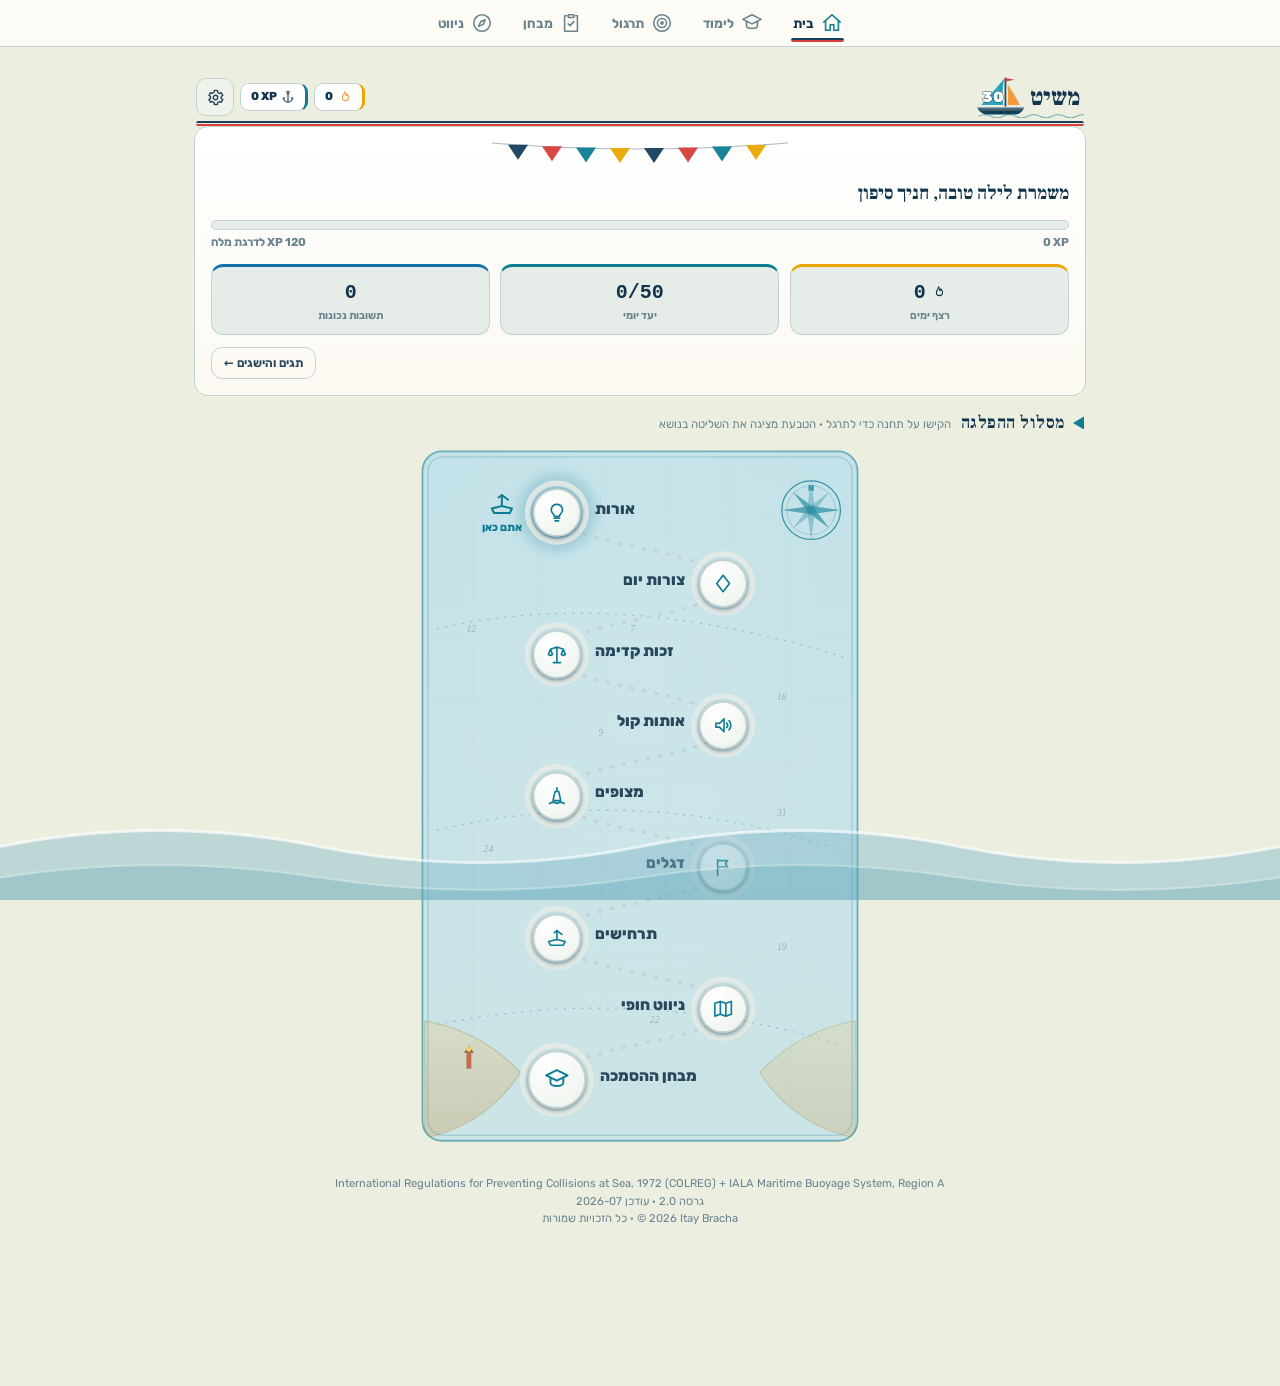
<file: index.html>
<!doctype html>
<html lang="he" dir="rtl" data-theme="ocean">
<head>
<meta charset="utf-8">
<meta name="viewport" content="width=device-width, initial-scale=1, viewport-fit=cover">
<meta name="theme-color" content="#081521">
<meta name="apple-mobile-web-app-capable" content="yes">
<meta name="mobile-web-app-capable" content="yes">
<meta name="apple-mobile-web-app-status-bar-style" content="black-translucent">
<meta name="apple-mobile-web-app-title" content="משיט 30">
<title>משיט 30 — לומדת ההסמכה</title>
<meta name="author" content="Itay Bracha">
<meta name="copyright" content="© 2026 Itay Bracha">
<link rel="manifest" href="manifest.webmanifest">
<link rel="preload" href="fonts/rubik-hebrew.woff2" as="font" type="font/woff2" crossorigin>
<link rel="preload" href="fonts/rubik-latin.woff2" as="font" type="font/woff2" crossorigin>
<link rel="preload" href="fonts/frl-hebrew.woff2" as="font" type="font/woff2" crossorigin>
<link rel="stylesheet" href="css/app.css">
<link rel="icon" href="data:image/svg+xml,%3Csvg xmlns='http://www.w3.org/2000/svg' viewBox='0 0 64 64'%3E%3Crect width='64' height='64' rx='14' fill='%23081521'/%3E%3Ccircle cx='32' cy='32' r='20' fill='none' stroke='%23D9A441' stroke-width='2.5'/%3E%3Cpolygon points='32,12 37,32 32,52 27,32' fill='%23ff3b30'/%3E%3Cpolygon points='32,12 27,32 32,32' fill='%23fff4d6'/%3E%3Cpolygon points='12,32 32,27 52,32 32,37' fill='%2322d07a' opacity='.85'/%3E%3C/svg%3E">
<link rel="apple-touch-icon" href="apple-touch-icon.png">
</head>
<body>

<div class="waves" aria-hidden="true">
  <!-- הגל מחזורי בדיוק (מחזור 360, רוחב 1440): הזזה של 50% נוחתת על תבנית זהה — לולאה חלקה -->
  <svg viewBox="0 0 1440 110" preserveAspectRatio="none">
    <path d="M0,58 c60,-18 120,-18 180,0 c60,18 120,18 180,0 c60,-18 120,-18 180,0 c60,18 120,18 180,0 c60,-18 120,-18 180,0 c60,18 120,18 180,0 c60,-18 120,-18 180,0 c60,18 120,18 180,0 L1440,110 L0,110 Z"
      fill="var(--water-line)" opacity=".55"/>
    <path d="M0,58 c60,-18 120,-18 180,0 c60,18 120,18 180,0 c60,-18 120,-18 180,0 c60,18 120,18 180,0 c60,-18 120,-18 180,0 c60,18 120,18 180,0 c60,-18 120,-18 180,0 c60,18 120,18 180,0"
      fill="none" stroke="rgba(255,255,255,.75)" stroke-width="2.5"/>
  </svg>
  <svg class="w2" viewBox="0 0 1440 110" preserveAspectRatio="none">
    <path d="M0,74 c60,-14 120,-14 180,0 c60,14 120,14 180,0 c60,-14 120,-14 180,0 c60,14 120,14 180,0 c60,-14 120,-14 180,0 c60,14 120,14 180,0 c60,-14 120,-14 180,0 c60,14 120,14 180,0 L1440,110 L0,110 Z"
      fill="var(--brass)" opacity=".35"/>
    <path d="M0,74 c60,-14 120,-14 180,0 c60,14 120,14 180,0 c60,-14 120,-14 180,0 c60,14 120,14 180,0 c60,-14 120,-14 180,0 c60,14 120,14 180,0 c60,-14 120,-14 180,0 c60,14 120,14 180,0"
      fill="none" stroke="rgba(255,255,255,.5)" stroke-width="1.8"/>
  </svg>
  <!-- מפרשית קטנה שחוצה את המסך על הגלים, מדי פעם -->
  <div class="saildrift" id="sailDrift" aria-hidden="true">
    <div class="fw">
      <svg class="bob" viewBox="0 0 64 56" width="50" height="44">
        <path d="M7,42 L57,42 L48,52 L15,52 Z" fill="#16405e" stroke="#0c2233" stroke-width="1"/>
        <line x1="31" y1="5" x2="31" y2="42" stroke="#5b4a2e" stroke-width="2"/>
        <path d="M31,7 Q29,26 31,38 L11,38 Q22,24 31,7 Z" fill="#fdfcf5" stroke="#c2ccce" stroke-width="1"/>
        <path d="M34,13 Q35,27 34,38 L52,38 Q42,25 34,13 Z" fill="#f2ecd8" stroke="#c2ccce" stroke-width="1"/>
        <path d="M31,5 l9,3.2 -9,3.2 Z" fill="#d6403a"/>
      </svg>
    </div>
  </div>
</div>

<nav class="tabs" id="tabs" role="tablist"></nav>

<div class="wrap">
  <header class="app">
    <div class="brand">
      <svg class="logo" viewBox="46 0 122 48" aria-label="משיט 30" role="img">
        <!-- סמל: מפרש נושא את המספר 30 כמו מספר-מפרש במרוץ, צמוד לכיתוב -->
        <g class="logo-boat">
          <!-- מיתרי תורן (rigging) — טורקיז הסימולציה -->
          <line x1="78.5" y1="3.5" x2="51.5" y2="33" stroke="#2aa7bd" stroke-width=".7" opacity=".45"/>
          <line x1="78.5" y1="3.5" x2="95" y2="33" stroke="#2aa7bd" stroke-width=".7" opacity=".3"/>
          <!-- מפרש ראשי (טורקיז = כלי א׳ בסימולציה) נושא את המספר 30 -->
          <path d="M77,3 Q74,20 76,33 L51,33 Q65,17 77,3 Z" fill="#2aa7bd"/>
          <path d="M73.5,8 Q70.5,20 72.5,32" fill="none" stroke="#06283d" stroke-width=".5" opacity=".25"/>
          <!-- מפרש חרטום (כתום = כלי ב׳ בסימולציה) -->
          <path d="M81,10 Q82,23 81,33 L95,33 Q88,20 81,10 Z" fill="#f0932b" opacity=".92"/>
          <!-- תורן + נס אדום בראשו -->
          <line x1="78.5" y1="2" x2="78.5" y2="35" stroke="var(--parchment)" stroke-width="2" opacity=".9"/>
          <path d="M78.5,2.4 L89,4.3 L78.5,6.2 Z" fill="#d6403a"/>
          <!-- גוף הכלי: כחול הים של הלוח, פס דופן זהב וצוהרים -->
          <path d="M46,36 L100,36 Q97,43 91,44 L56,44 Q49,42 46,36 Z" fill="#0d425f"/>
          <path d="M46,36 L100,36 L99,37.9 L47,37.9 Z" fill="rgba(255,255,255,.28)"/>
          <path d="M50,39 L96,39" stroke="#d9a441" stroke-width=".8" opacity=".65"/>
          <circle cx="64" cy="41" r="1.1" fill="#06283d"/><circle cx="73" cy="41" r="1.1" fill="#06283d"/><circle cx="82" cy="41" r="1.1" fill="#06283d"/>
          <text x="64.5" y="30" text-anchor="middle" font-size="17" font-weight="900"
            fill="#ffffff" stroke="#0c2233" stroke-width=".8" paint-order="stroke"
            style="font-family:var(--font)">30</text>
        </g>
        <text x="164" y="33" text-anchor="start" font-size="28" font-weight="800"
          fill="var(--parchment)" style="font-family:var(--display);direction:rtl">משיט</text>
        <path d="M48,46 q7,-3.5 14,0 t14,0 t14,0 t14,0 t14,0 t14,0 t14,0 t14,0 t14,0" fill="none"
          stroke="var(--brass)" stroke-width="1.4" opacity=".5"/>
      </svg>
    </div>
    <div class="hgrow"></div>
    <div class="hud" id="hud"></div>
  </header>

  <div id="subnav"></div>
  <main id="view" role="main"></main>

  <footer class="app" id="footer"></footer>
</div>

<div class="sheet-back" id="sheetBack"></div>
<div class="sheet" id="sheet" role="dialog" aria-modal="true" aria-labelledby="sheetTitle">
  <button class="close" id="sheetClose" aria-label="סגירה">✕</button>
  <div class="grip"></div>
  <h3 id="sheetTitle"></h3>
  <div id="sheetBody"></div>
</div>

<div id="toasts" aria-live="polite"></div>
<canvas id="confetti" aria-hidden="true"></canvas>

<script src="rules.js"></script>
<script src="js/data/exam-bank.js"></script>
<script src="js/data/figures.js"></script>
<script src="js/data/figures-img.js"></script>
<script src="js/data/vessel-figures.js"></script>
<script src="js/data/navdata.js"></script>
<script src="js/core.js"></script>
<script src="js/update.js"></script>
<script src="js/draw.js"></script>
<script src="js/views/home.js"></script>
<script src="js/views/boat3d.js"></script>
<script src="js/views/marks.js"></script>
<script src="js/views/sounds.js"></script>
<script src="js/views/flags.js"></script>
<script src="js/views/quiz.js"></script>
<script src="js/views/scenarios.js"></script>
<script src="js/views/review.js"></script>
<script src="js/views/exam.js"></script>
<script src="js/views/nav.js"></script>
<script>App.start();</script>
</body>
</html>
</file>
<file: css/app.css>
/* ============================================================================
   ימאות — עיצוב ראשי. שלוש ערכות נושא: ocean (כהה), paper (מפה בהירה),
   night (משמרת לילה — אדום, שומר ראיית לילה).
   ========================================================================== */

/* גופנים (SIL Open Font License) — מוטמעים מקומית לעבודה לא-מקוונת.
   Rubik — גוף/ממשק (מעוגל וחם); Suez One — כותרות (תצוגה, אופי של כרזת ים). */
@font-face{
  font-family:'Rubik'; font-style:normal; font-weight:300 900; font-display:swap;
  src:url('../fonts/rubik-hebrew.woff2') format('woff2');
  unicode-range:U+0307-0308,U+0590-05FF,U+200C-2010,U+20AA,U+25CC,U+FB1D-FB4F;
}
@font-face{
  font-family:'Rubik'; font-style:normal; font-weight:300 900; font-display:swap;
  src:url('../fonts/rubik-latin.woff2') format('woff2');
}
@font-face{
  font-family:'Frank Ruhl Libre'; font-style:normal; font-weight:300 900; font-display:swap;
  src:url('../fonts/frl-hebrew.woff2') format('woff2');
  unicode-range:U+0307-0308,U+0590-05FF,U+200C-2010,U+20AA,U+25CC,U+FB1D-FB4F;
}
@font-face{
  font-family:'Frank Ruhl Libre'; font-style:normal; font-weight:300 900; font-display:swap;
  src:url('../fonts/frl-latin.woff2') format('woff2');
}

/* זהות אחת — "רגטה" — בשני מצבים: כהה (ocean) ובהיר (paper).
   אותה משפחת צבעים: נייבי עמוק, טורקיז-ים, אדום-איתות, קצף וחול. */
:root, [data-theme="ocean"]{
  --abyss:#071522; --sea:#0d2231; --sea2:#122c3f; --sea3:#173649;
  --line:#24465c; --brass:#2fb3c9; --brass-dim:#1e7f91; --brass-ink:#04222a;
  --parchment:#eaf3f2; --ink:#c8dbe2; --ink-dim:#7f9aa6;
  --port:#ff5147; --stbd:#2fd58a; --whitelight:#fff4d6; --yellow:#ffcf4d;
  --good:#2fd58a; --good-bg:rgba(47,213,138,.13); --bad:#ff5147; --bad-bg:rgba(255,81,71,.12);
  --info:#4aa3ff; --focus:#2fb3c9;
  --card-grad:linear-gradient(180deg,#122c3f,#0d2231);
  --bg:repeating-linear-gradient(90deg, rgba(150,200,230,.045) 0 1px, transparent 1px 64px),
       repeating-linear-gradient(0deg, rgba(150,200,230,.045) 0 1px, transparent 1px 64px),
       radial-gradient(62% 44% at 84% -8%, rgba(150,200,235,.22), transparent 60%),
       linear-gradient(180deg,#071522 0%,#0d2536 55%,#0c2030 100%);
  --stage-bg:#04101d; --water:#06283d; --water-line:#0e3a55;
  --tabbar-bg:rgba(7,20,32,.92); --sheet-shadow:0 -10px 40px rgba(0,0,0,.5);
  --scnA:#35b9cf; --scnB:#f5a13d;
  --rib1:#2fb3c9; --rib2:#ff5147;
  --bg-solid:#0b2233;
  --r:14px; --maxw:920px;
  --font: "Rubik",system-ui,-apple-system,"Segoe UI","Helvetica Neue","Arial Hebrew","Noto Sans Hebrew",Arial,sans-serif;
  --display: "Frank Ruhl Libre","Rubik","Arial Hebrew",serif;
  --mono: ui-monospace,"SF Mono","Cascadia Mono","Consolas",monospace;
}
/* "רגטה" — קיץ ים-תיכוני: לבן-קצף, נייבי עמוק, טורקיז-ים ואדום-איתות */
[data-theme="paper"]{
  --abyss:#e6ece7; --sea:#fdfbf4; --sea2:#ffffff; --sea3:#eef3ec;
  --line:#c4d2d3; --brass:#0e7d94; --brass-dim:#79aeb9; --brass-ink:#ffffff;
  --parchment:#12354d; --ink:#28465c; --ink-dim:#69838f;
  --port:#d6403a; --stbd:#0e8a50; --whitelight:#16405e; --yellow:#e8a800;
  --good:#0e8a50; --good-bg:rgba(14,138,80,.10); --bad:#d6403a; --bad-bg:rgba(214,64,58,.08);
  --info:#1273a8; --focus:#0e7d94;
  --card-grad:linear-gradient(180deg,#ffffff,#fbf9f1);
  /* רקע "יום קיץ בחוף": רשת מפה עדינה, שמש זורחת, שמיים → קצף → חול חם */
  --bg:repeating-linear-gradient(90deg, rgba(18,53,77,.055) 0 1px, transparent 1px 64px),
       repeating-linear-gradient(0deg, rgba(18,53,77,.055) 0 1px, transparent 1px 64px),
       radial-gradient(70% 48% at 84% -10%, rgba(255,186,70,.55), rgba(255,186,70,.12) 45%, transparent 65%),
       radial-gradient(120% 34% at 50% 108%, rgba(224,200,140,.65), transparent 70%),
       linear-gradient(180deg,#b9e0ea 0%,#eef0df 44%,#ecdfbd 78%,#e4d3a8 100%);
  --stage-bg:#0a1c2c; --water:#bfe0e8; --water-line:#7fb8c9;
  --tabbar-bg:rgba(253,252,246,.94); --sheet-shadow:0 -10px 40px rgba(30,60,80,.18);
  --scnA:#0e7d94; --scnB:#b06905;
  --rib1:#16405e; --rib2:#d6403a;
  --bg-solid:#ecefe0;
}

*{box-sizing:border-box}
html,body{margin:0;padding:0;background:var(--bg-solid)}
html{scroll-behavior:smooth}
::selection{background:var(--brass);color:var(--brass-ink)}
nav.tabs,.subnav,.btn,.chip,.iconbtn,.seg,.opt,.quick,.tile,.hud{-webkit-user-select:none;user-select:none;-webkit-touch-callout:none}
.ic{vertical-align:-3px;flex:0 0 auto}
body{
  color:var(--ink); font-family:var(--font); line-height:1.55;
  -webkit-text-size-adjust:100%; overflow-x:hidden;
  -webkit-tap-highlight-color:transparent;
}
/* הרקע מצויר על שכבה קבועה אמיתית — background-attachment:fixed שבור בניידים
   (מציג פסים לבנים בזמן גלילה שמתמלאים באיחור) */
body::before{content:"";position:fixed;inset:0;z-index:-1;background:var(--bg)}
.wrap{max-width:var(--maxw);margin:0 auto;padding:0 14px;
  padding-top:calc(60px + env(safe-area-inset-top,0px));
  padding-bottom:80px;}
/* גיליון פתוח → נועלים את גלילת הרקע (לא ניתן לגלול את מה שמאחורי החלון) */
body.sheet-open{overflow:hidden}
body.sheet-open .wrap{overflow:hidden}
/* שורת רמז דקה במקום כותרת כפולה במסכי‑משנה (סרגל ה"חזרה" כבר מציג את שם המסך) */
.screen-hint{font-size:.74rem;color:var(--ink-dim);text-align:center;margin:1px 2px 8px;font-weight:600}
a{color:var(--brass)}
button{touch-action:manipulation}

/* ---------- animated waves backdrop ----------
   חשוב: left:0 מפורש — בדף RTL אלמנט מוחלט ברוחב 200% נצמד לימין,
   וההזזה חושפת קצה "חתוך". העוגן השמאלי + נתיב מחזורי = לולאה חלקה. */
/* קו המים בתחתית: שתי שכבות גלים + קצף, מעל התוכן בכל המסכים
   (z-30: מעל הדף, מתחת לסרגל/גיליונות/טוסטים; שקוף למגע) */
.waves{position:fixed;left:0;right:0;bottom:0;
  height:96px;z-index:30;pointer-events:none;opacity:.8;overflow:hidden}
.waves > svg{position:absolute;left:0;bottom:-8px;width:200%;height:100%;animation:waveslide 18s linear infinite}
.waves > svg.w2{animation:waveslide2 26s linear infinite;opacity:.6;bottom:-20px}
@keyframes waveslide{from{transform:translateX(0)}to{transform:translateX(-50%)}}
@keyframes waveslide2{from{transform:translateX(-50%)}to{transform:translateX(0)}}
/* המפרשית הנודדת: החוצה את המסך בגובה קו המים, מתנדנדת על הגל */
.saildrift{position:absolute;bottom:14px;left:0;opacity:0;pointer-events:none;
  will-change:transform;transition:opacity .8s}
.saildrift .bob{display:block;transform-origin:50% 92%;animation:sailbob 3.4s ease-in-out infinite}
@keyframes sailbob{0%,100%{transform:translateY(0) rotate(-3deg)}50%{transform:translateY(-4px) rotate(3deg)}}
.wrap,nav.tabs,.sheet,.sheet-back,#toasts{position:relative;z-index:1}

/* ---------- header ---------- */
header.app{display:flex;align-items:center;gap:11px;padding:9px 2px 8px;
  padding-top:calc(9px + env(safe-area-inset-top,0px));position:relative}
/* "סרט הדגלים" — פס כפול בסגנון חולצת מלחים, חתימת העיצוב של האפליקציה */
header.app::after{content:"";position:absolute;inset-inline:2px;bottom:0;height:5px;border-radius:3px;
  background:linear-gradient(180deg,var(--rib1) 0 2px,transparent 2px 3px,var(--rib2) 3px 5px)}
.brand .logo{height:42px;width:auto;display:block}
.brand .logo-boat{transform-origin:73px 40px;animation:rosewobble 7s ease-in-out infinite}
.brand p{margin:2px 2px 0;font-size:.68rem;color:var(--ink-dim)}
@keyframes rosewobble{0%,100%{transform:rotate(-2.5deg)}50%{transform:rotate(2.5deg)}}
header.app h1{font-size:1.34rem;margin:0;font-family:var(--display);font-weight:800;letter-spacing:.02em;color:var(--parchment)}
header.app p{margin:1px 0 0;font-size:.7rem;color:var(--ink-dim);letter-spacing:.02em}
header.app .hgrow{flex:1}
.hud{display:flex;align-items:center;gap:6px}
.hud .pill{display:flex;align-items:center;gap:4px;font-size:.72rem;font-weight:800;
  color:var(--parchment);background:var(--sea2);border:1px solid var(--line);
  border-radius:9px;padding:4px 10px;white-space:nowrap;
  border-inline-start:3px solid var(--brass)}
.hud .pill.flame{border-inline-start-color:var(--yellow)}
.hud .pill .ico{font-size:.85rem;line-height:1}
.hud .pill.flame .ic{animation:flame 1.6s ease-in-out infinite;color:#ff9f43}
.hud .pill.flame .ico{animation:flame 1.6s ease-in-out infinite}
@keyframes flame{0%,100%{transform:scale(1) rotate(-3deg)}50%{transform:scale(1.18) rotate(4deg)}}
.iconbtn{width:38px;height:38px;border-radius:10px;border:1px solid var(--line);background:var(--sea3);
  color:var(--ink);font-size:1.05rem;cursor:pointer;flex:0 0 auto;display:inline-flex;
  align-items:center;justify-content:center;transition:transform .08s,border-color .15s}
.iconbtn:active{transform:scale(.93)}

/* ---------- main tab bar — למעלה, גם בטלפון ---------- */
nav.tabs{
  position:fixed;left:0;right:0;top:0;z-index:40;
  display:flex;justify-content:center;gap:2px;
  background:var(--tabbar-bg);backdrop-filter:blur(12px);-webkit-backdrop-filter:blur(12px);
  border-bottom:1px solid var(--line);
  padding:calc(4px + env(safe-area-inset-top,0px)) 6px 4px;
}
nav.tabs button{
  flex:1 1 0;max-width:120px;background:none;border:0;color:var(--ink-dim);
  font-family:inherit;font-size:.64rem;font-weight:700;cursor:pointer;
  display:flex;flex-direction:column;align-items:center;gap:3px;
  padding:5px 2px;border-radius:10px;transition:color .15s,background .15s,transform .1s;
  position:relative;
}
nav.tabs button svg{width:22px;height:22px;stroke:currentColor;fill:none;stroke-width:1.7}
/* לשונית פעילה: פס-מלחים קטן (כמו הסרט שמתחת לכותרת) במקום רקע */
nav.tabs button[aria-selected="true"]{color:var(--parchment)}
nav.tabs button[aria-selected="true"] svg{stroke:var(--brass)}
nav.tabs button[aria-selected="true"]::after{content:"";position:absolute;bottom:0;inset-inline:16%;
  height:4px;border-radius:2px;
  background:linear-gradient(180deg,var(--rib1) 0 1.6px,transparent 1.6px 2.4px,var(--rib2) 2.4px 4px)}
nav.tabs button:active{transform:scale(.94)}
nav.tabs button:focus-visible{outline:2px solid var(--focus);outline-offset:2px}

/* ---------- ניווט מדורים: תפריט כרטיסים + שורת חזרה ---------- */
.hubgrid{display:grid;gap:10px}
.hubcard{display:flex;align-items:center;gap:14px;text-align:right;cursor:pointer;
  font-family:inherit;color:var(--ink);background:var(--card-grad);
  border:1px solid var(--line);border-radius:14px;padding:16px 16px;transition:transform .1s,border-color .15s;min-height:76px;
  border-inline-start-width:4px}
.hubgrid .hubcard:nth-child(4n+1){border-inline-start-color:var(--brass)}
.hubgrid .hubcard:nth-child(4n+2){border-inline-start-color:var(--info)}
.hubgrid .hubcard:nth-child(4n+3){border-inline-start-color:var(--yellow)}
.hubgrid .hubcard:nth-child(4n+4){border-inline-start-color:var(--brass-dim)}
.hubcard:active{transform:scale(.98)}
.hubcard:hover{border-color:var(--brass-dim)}
.hubcard .hi{color:var(--brass);flex:0 0 auto;display:flex}
.hubcard>span:nth-child(2){display:flex;flex-direction:column;gap:3px;flex:1}
.hubcard .ht{font-family:var(--display);font-weight:700;font-size:1.02rem;color:var(--parchment)}
.hubcard .hd{font-size:.76rem;color:var(--ink-dim)}
.hubcard .ha{font-size:1.3rem;color:var(--ink-dim);flex:0 0 auto}
.backrow{display:flex;align-items:center;gap:10px;padding:6px 2px 10px}
.backrow .bt{display:flex;align-items:center;gap:7px;font-family:var(--display);font-weight:700;
  font-size:1.05rem;color:var(--parchment)}
.backrow .bt .ic{color:var(--brass)}
.backrow .bh{margin-inline-start:auto;font-size:.7rem;color:var(--ink-dim);font-weight:700}

/* ---------- מעברי מסך ומיקרו-אנימציות (זריז וקפיצי) ---------- */
:root{--spring:cubic-bezier(.32,.72,.28,1)}
.view-enter{animation:fadeup .3s var(--spring)}
.view-slide-left{animation:slideL .34s var(--spring)}
.view-slide-right{animation:slideR .34s var(--spring)}
@keyframes fadeup{from{opacity:0;transform:translateY(12px) scale(.985)}to{opacity:1;transform:none}}
@keyframes slideL{from{opacity:0;transform:translateX(-32px)}to{opacity:1;transform:none}}
@keyframes slideR{from{opacity:0;transform:translateX(32px)}to{opacity:1;transform:none}}
/* כניסה מדורגת של פריטים — כרטיסי מדור, אריחים, תשובות, תגים, תחנות */
.hubgrid .hubcard,.grid .tile,#opts .opt,.badgegrid .badge,.quickgrid .quick,.statrow .stat{
  animation:fadeup .34s var(--spring) both}
.hubgrid>*:nth-child(1),.grid>*:nth-child(1),#opts>*:nth-child(1),.badgegrid>*:nth-child(1),.statrow>*:nth-child(1){animation-delay:.02s}
.hubgrid>*:nth-child(2),.grid>*:nth-child(2),#opts>*:nth-child(2),.badgegrid>*:nth-child(2),.statrow>*:nth-child(2){animation-delay:.06s}
.hubgrid>*:nth-child(3),.grid>*:nth-child(3),#opts>*:nth-child(3),.badgegrid>*:nth-child(3),.statrow>*:nth-child(3){animation-delay:.1s}
.hubgrid>*:nth-child(4),.grid>*:nth-child(4),#opts>*:nth-child(4),.badgegrid>*:nth-child(4){animation-delay:.14s}
.hubgrid>*:nth-child(5),.grid>*:nth-child(5),.badgegrid>*:nth-child(5){animation-delay:.18s}
.hubgrid>*:nth-child(n+6),.grid>*:nth-child(n+6),.badgegrid>*:nth-child(n+6){animation-delay:.21s}
/* משוב מגע קפיצי אחיד */
.btn,.chip,.iconbtn,.tile,.quick,.hubcard,.opt,nav.tabs button{transition:transform .16s var(--spring),background .15s,border-color .15s,color .15s,box-shadow .15s}
nav.tabs button[aria-selected="true"] svg{animation:tabpop .34s var(--spring)}
@keyframes tabpop{0%{transform:scale(.82)}60%{transform:scale(1.12)}100%{transform:scale(1)}}
@keyframes pop{0%{transform:scale(.6);opacity:0}70%{transform:scale(1.06)}100%{transform:scale(1);opacity:1}}
@keyframes shake{0%,100%{transform:none}25%{transform:translateX(4px)}75%{transform:translateX(-4px)}}
.shake{animation:shake .3s ease-in-out 2}
/* משוב מתמשך על תמרון: הילה ירוקה (נכון) או אדומה (שגוי) שנשארת עד למעבר תרחיש/איפוס */
@keyframes haloGood{0%,100%{box-shadow:0 0 16px 2px rgba(34,208,122,.42)}50%{box-shadow:0 0 32px 7px rgba(34,208,122,.72)}}
@keyframes haloBad{0%,100%{box-shadow:0 0 16px 2px rgba(226,72,61,.42)}50%{box-shadow:0 0 32px 7px rgba(226,72,61,.78)}}
.board.halo-good{animation:haloGood 2.6s ease-in-out infinite}
.board.halo-bad{animation:shake .3s ease-in-out 2, haloBad 2.6s ease-in-out infinite}
@media (prefers-reduced-motion:reduce){
  .board.halo-good{animation:none;box-shadow:0 0 20px 3px rgba(34,208,122,.6)}
  .board.halo-bad{animation:none;box-shadow:0 0 20px 3px rgba(226,72,61,.65)}
}

/* ---------- generic ---------- */
.section-title{display:flex;align-items:baseline;gap:10px;margin:14px 2px 12px;flex-wrap:wrap}
.section-title h2{font-size:1.08rem;margin:0;color:var(--parchment);font-family:var(--display);font-weight:700;letter-spacing:.03em}
/* דגלון (pennant) קטן לפני כל כותרת מדור */
.section-title h2::before{content:"";display:inline-block;width:11px;height:13px;
  background:var(--brass);margin-inline-end:8px;vertical-align:-1px;
  clip-path:polygon(100% 0,0 50%,100% 100%)}
.section-title .hint{font-size:.72rem;color:var(--ink-dim)}
.card{background:var(--card-grad);border:1px solid var(--line);border-radius:var(--r)}
.muted{color:var(--ink-dim)}
.ref{font-family:var(--mono);font-size:.7rem;color:var(--brass);
  background:transparent;border:1px solid var(--brass-dim);
  padding:1px 7px;border-radius:6px;white-space:nowrap}
.btn{font-family:inherit;font-size:.86rem;font-weight:700;cursor:pointer;
  border-radius:11px;border:1px solid var(--line);background:var(--sea3);color:var(--ink);
  padding:11px 16px;transition:transform .08s,background .15s,border-color .15s;min-height:42px;
  display:inline-flex;align-items:center;justify-content:center;gap:6px}
.btn:active{transform:translateY(1px) scale(.98)}
.btn.primary{background:var(--brass);color:var(--brass-ink);border-color:var(--brass);
  box-shadow:0 1px 2px rgba(0,0,0,.18)}
.btn.ghost{background:transparent}
.btn.mini{font-size:.74rem;padding:6px 12px;min-height:32px}
.btn:focus-visible,button:focus-visible{outline:2px solid var(--focus);outline-offset:2px}
.btn[disabled]{opacity:.45;cursor:default}
.row{display:flex;gap:8px;flex-wrap:wrap;align-items:center}
.grow{flex:1}

/* ---------- tiles / gallery ---------- */
.grid{display:grid;grid-template-columns:repeat(auto-fill,minmax(150px,1fr));gap:10px}
.grid.small{grid-template-columns:repeat(auto-fill,minmax(120px,1fr))}
.tile{cursor:pointer;text-align:center;padding:8px;border-radius:12px;
  background:var(--card-grad);border:1px solid var(--line);
  transition:transform .12s,border-color .15s,box-shadow .15s;position:relative}
.tile:hover{border-color:var(--brass-dim);transform:translateY(-2px)}
.tile:active{transform:scale(.97)}
.tile[aria-current="true"]{border-color:var(--brass);box-shadow:0 0 0 1px var(--brass) inset}
.tile svg{width:100%;height:88px;display:block}
/* מצופים: רקע "בין־ערביים" כהה כדי שהבהוב האור יבלוט (גם בערכה הבהירה) */
svg.marksvg{background:linear-gradient(180deg,#315270 0%,#1d3a55 62%,#0d2c44 100%);border-radius:10px}
.tile .nm{font-size:.74rem;font-weight:700;margin-top:4px;color:var(--ink)}
.tile .mastery{position:absolute;top:6px;inset-inline-start:6px;width:9px;height:9px;border-radius:50%;
  background:var(--line)}
.tile .mastery.m1{background:var(--yellow)}.tile .mastery.m2{background:var(--good)}
.flagtile .flagimg{padding:10px 14px 4px}
.flagtile .flagimg svg{height:auto;width:100%;filter:drop-shadow(0 1px 2px rgba(0,0,0,.4))}
.flag-group{display:flex;align-items:center;gap:8px;margin:20px 2px 2px;
  font-size:.98rem;font-weight:800;color:var(--parchment)}
.flag-group:first-of-type{margin-top:8px}
.flag-count{font-size:.72rem;font-weight:800;color:var(--brass);
  background:var(--sea2);border:1px solid var(--line);border-radius:999px;padding:1px 8px}
.flag-note{margin:0 2px 10px;font-size:.76rem;color:var(--ink-dim)}

/* segmented toggle */
.seg{display:inline-flex;background:var(--abyss);border:1px solid var(--line);border-radius:11px;padding:3px;gap:2px}
.seg button{border:0;background:none;color:var(--ink-dim);font-family:inherit;font-weight:700;
  font-size:.8rem;padding:8px 15px;border-radius:8px;cursor:pointer;transition:background .15s,color .15s}
.seg button[aria-pressed="true"]{background:var(--sea3);color:var(--parchment)}

.detail{padding:14px;margin-top:12px}
.detail .stage{border-radius:12px;overflow:hidden;border:1px solid var(--line);background:var(--stage-bg)}
.detail .stage svg{display:block;width:100%;height:auto}
.detail h3{margin:.6em 0 .2em;font-size:1.05rem;color:var(--parchment);font-family:var(--display);font-weight:700}
.detail .sum{font-size:.9rem}
.detail .tip{font-size:.82rem;background:rgba(217,164,65,.08);border:1px solid var(--brass-dim);
  border-radius:10px;padding:9px 12px;margin-top:10px;color:var(--parchment)}
.clickhint{font-size:.72rem;color:var(--ink-dim);text-align:center;margin:8px 0 2px}

/* hot (clickable signal) */
.nf-hot{cursor:pointer}
.nf-hot:hover .nf-halo,.nf-hot:focus .nf-halo{opacity:.85}
.nf-hot:focus{outline:none}
.nf-hot:focus-visible{outline:2px solid var(--focus)}
.nf-halo{opacity:.5}
[data-mode="day"] .nf-light{opacity:.13}
[data-mode="night"] .nf-shape{opacity:.13}

/* ---------- sounds ---------- */
.sound-card{padding:14px;display:flex;flex-direction:column;gap:8px}
.pattern{font-family:var(--mono);font-size:1.7rem;letter-spacing:.18em;color:var(--whitelight)}
.sound-card .meaning{font-size:.9rem}
.pattern .beep{display:inline-block}
.pattern .beep.on{animation:pop .2s}

/* ---------- quiz ---------- */
.quiz{padding:16px;margin-top:8px}
.quiz .scorebar{display:flex;justify-content:space-between;align-items:center;font-size:.78rem;color:var(--ink-dim);margin-bottom:10px;gap:8px;flex-wrap:wrap}
.quiz .qtext{font-size:1.04rem;font-weight:700;color:var(--parchment);margin:4px 0 12px;text-wrap:balance}
.quiz .visual{border:1px solid var(--line);border-radius:12px;background:var(--stage-bg);margin-bottom:12px;overflow:hidden}
.quiz .visual svg{display:block;width:100%;height:auto;max-height:240px}
.opt{display:block;width:100%;text-align:right;margin:7px 0;padding:12px 14px;border-radius:11px;
  border:1px solid var(--line);background:var(--sea3);color:var(--ink);font-family:inherit;
  font-size:.9rem;cursor:pointer;transition:background .12s,border-color .12s,transform .08s;min-height:44px}
.opt:hover{border-color:var(--brass-dim)}
.opt:active{transform:scale(.99)}
.opt:disabled{cursor:default}
.opt.correct{background:var(--good-bg);border-color:var(--good);color:var(--parchment);animation:okpop .55s cubic-bezier(.2,1.4,.4,1)}
.opt.wrong{background:var(--bad-bg);border-color:var(--bad);color:var(--parchment)}
@keyframes okpop{0%{transform:scale(.94)}40%{transform:scale(1.045);box-shadow:0 0 16px rgba(34,208,122,.55)}100%{transform:scale(1);box-shadow:none}}
/* אפשרויות חזותיות (למשל שאלת "באיזה דגל") — רשת עם ציור מעל הטקסט */
.opts-visual{display:grid;grid-template-columns:1fr 1fr;gap:8px}
.opts-visual .opt{margin:0;text-align:center;display:flex;flex-direction:column;align-items:center;justify-content:center}
.explain{margin-top:12px;padding:12px;border-radius:11px;background:var(--abyss);border:1px solid var(--line);font-size:.86rem}
.explain .lbl{font-weight:800;color:var(--brass);font-size:.78rem;letter-spacing:.04em}
.topicpill{font-size:.68rem;font-family:var(--mono);color:var(--ink-dim);border:1px solid var(--line);padding:1px 7px;border-radius:6px;white-space:nowrap}
.combo{font-weight:900;color:var(--brass);animation:pop .35s}
/* חידון עיוני — קטגוריות‑אב ותתי‑נושאים */
.quiz-cats{display:flex;flex-direction:column;gap:8px;margin-top:4px}
.quiz-cats .typesel{margin:0}
.cat-sel{margin-inline-start:auto;font-size:.7rem;font-family:var(--mono);color:var(--brass);font-weight:800}
/* "נקה בחירה בקטגוריה" — בתוך התפריט הפתוח, מתחת לצ'יפים (מופיע רק כשיש בחירה בקטגוריה) */
.cat-clear-row{padding:2px 12px 15px}
.cat-clear{font-family:inherit;font-size:.7rem;font-weight:700;cursor:pointer;
  border:1px solid var(--line);background:transparent;color:var(--ink-dim);border-radius:7px;padding:5px 11px;min-height:30px}
.cat-clear:hover,.cat-clear:focus-visible{color:var(--bad);border-color:var(--bad)}
.chip-n{font-size:.66rem;font-family:var(--mono);opacity:.6;margin-inline-start:3px}
/* מפת מסך הבית — בלי כרטיס לבן, המפה עצמה היא הפאנל */
.voyage-wrap{margin:2px 0 8px}

/* ---------- scenarios ---------- */
.board{border:1px solid var(--line);border-radius:14px;overflow:hidden;background:var(--water);touch-action:pan-y;position:relative;
  max-width:min(100%,52vh);margin-inline:auto}
/* סרגל עליון קומפקטי לתרחישים (יום/לילה + עזרה) — במקום כותרת גדולה */
.scn-topbar{display:flex;align-items:center;gap:8px;margin:2px 2px 8px}
/* חשיפת תרחיש חדש: סריקת מכ"ם — טריז אור מסתובב פעם אחת ונמוג בעדינות (בלי הבזק על הלוח) */
.radar-sweep{position:absolute;inset:0;pointer-events:none;border-radius:14px;z-index:2;
  background:conic-gradient(from 0deg, rgba(127,214,255,.4), rgba(127,214,255,0) 55deg, transparent 360deg);
  animation:radarSweep .72s cubic-bezier(.25,0,.15,1) forwards}
@keyframes radarSweep{0%{transform:rotate(-20deg);opacity:.85}100%{transform:rotate(345deg);opacity:0}}
.scn-types{margin-top:12px}
.board svg{display:block;width:100%;height:auto}
.board #boardSvg{position:relative;z-index:1}
.board .seaovl{position:absolute;inset:0;width:100%;height:100%;pointer-events:none;z-index:0;border-radius:14px}
.board .windovl{position:absolute;inset:0;width:100%;height:100%;pointer-events:none;z-index:2}
/* ---------- ים רגוע ונייח: רקע סטטי + דג נדיר שקופץ מדי פעם ---------- */
/* דג בודד — נוצר דינמית ע"י startFish, מריץ קפיצה אחת ומוסר. keyframes בלבד כאן. */
.seaovl .fish{transform-box:fill-box;transform-origin:50% 50%;will-change:transform,opacity}
/* קפיצה נמוכה בקשת קדימה: הדג עולה סמוך לפני המים, חוצה קשת מתונה קדימה ושב פנימה.
   השקיפות משתנה סמוך לפני המים (לא באוויר) כך שנראה "יוצא ונכנס" ולא "מהבהב". */
@keyframes fishleap{
  0%{opacity:0;transform:translate(-8px,9px) scale(.78) rotate(-46deg)}
  14%{opacity:1;transform:translate(-4px,4px) scale(.9) rotate(-34deg)}
  50%{opacity:1;transform:translate(9px,-14px) scale(1) rotate(0deg)}
  86%{opacity:1;transform:translate(22px,4px) scale(.9) rotate(34deg)}
  100%{opacity:0;transform:translate(26px,9px) scale(.78) rotate(46deg)}
}
.seaovl .splash{transform-box:fill-box;transform-origin:50% 50%;opacity:0}
/* פעימת התז יחידה — משמשת פעמיים: ביציאה (נקודת המוצא) ובכניסה (נקודת הצלילה קדימה) */
@keyframes fsplashp{0%{opacity:0;transform:scale(.3)}30%{opacity:.6;transform:scale(1)}100%{opacity:0;transform:scale(1.7)}}
@media (prefers-reduced-motion:reduce){
  .seaovl .fish,.seaovl .splash{display:none}
}
/* נתיב מתוכנן: "נמלים צועדות" אל היעד */
.board .trk{stroke-dasharray:7 7;animation:trkflow 1s linear infinite}
@keyframes trkflow{to{stroke-dashoffset:-14}}
/* ידית גרירה נושמת */
.board .hpulse{animation:hpulse 1.8s ease-in-out infinite}
@keyframes hpulse{0%,100%{opacity:.25}50%{opacity:.75}}
.drag-hint{display:flex;align-items:center;gap:6px;justify-content:center;text-align:center;
  margin:5px 2px 2px;font-size:.76rem;font-weight:600;color:var(--ink-dim)}
.drag-hint .ic{color:var(--brass);flex:0 0 auto}
.scn-head{display:flex;align-items:center;gap:8px;justify-content:space-between;margin:2px 2px 6px}
.scn-head .t{font-weight:800;color:var(--parchment);font-size:.92rem}
.typesel{margin:0 2px 4px;border:1px solid var(--line);border-radius:11px;background:var(--sea);overflow:hidden}
.typesel summary{cursor:pointer;padding:10px 12px;font-size:.82rem;font-weight:700;color:var(--ink);list-style:none}
.typesel summary::-webkit-details-marker{display:none}
.typesel summary::before{content:"▾ ";color:var(--brass)}
.typesel[open] summary::before{content:"▴ "}
.chipbar{display:flex;flex-wrap:wrap;gap:6px;padding:0 12px 4px}
/* תווית תת‑קבוצה בתוך שורת הצ'יפים (שוברת שורה) — למשל "חוקי הדרך" מעל תתי‑הנושאים שלה */
.chip-group{flex-basis:100%;font-size:.68rem;font-weight:800;color:var(--brass);letter-spacing:.02em;margin:4px 0 0}
/* תגיות מרובעות-עדינות (כמו תוויות במפה) במקום גלולות */
.chip{font-family:inherit;font-size:.74rem;font-weight:700;cursor:pointer;border-radius:7px;
  border:1px solid var(--line);background:var(--sea2);color:var(--ink-dim);padding:7px 11px;transition:all .12s;min-height:32px;
  display:inline-flex;align-items:center;gap:5px}
.chip[aria-pressed="true"]{background:var(--brass);border-color:var(--brass);color:var(--brass-ink)}
/* לוח הכפתורים של התרחיש: שורת פעולות (בדוק/פתרון/איפוס) + שורת מטא (מהירות · הבא) */
.scn-controls{display:flex;flex-direction:column;gap:8px;margin-top:8px}
/* כפתור "בדוק תמרון" — הכפתור הראשי, גדול וקל ללחיצה; שאר הפעולות משניות וקטנות */
.scn-primary{display:flex;gap:8px;align-items:stretch}
.scn-check{flex:1 1 auto;min-height:52px;font-size:1.02rem;font-weight:800;box-shadow:0 3px 10px rgba(0,0,0,.22)}
.scn-primary #nextScn{flex:0 0 auto;min-height:52px}
/* כלים מוטמעים בפינות הלוח: משקפת (הצג פתרון) + חץ איפוס */
.board-btn{position:absolute;width:36px;height:36px;border-radius:10px;z-index:3;
  background:rgba(6,30,48,.6);border:1px solid rgba(255,255,255,.16);color:#d6ecf6;
  display:flex;align-items:center;justify-content:center;cursor:pointer;
  -webkit-backdrop-filter:blur(3px);backdrop-filter:blur(3px);transition:transform .08s,background .15s}
.board-btn:hover{background:rgba(12,50,78,.72)}
.board-btn:active{transform:scale(.9)}
.board-btn svg{width:20px;height:20px}
.autonext{display:flex;align-items:center;gap:5px;font-size:.76rem;font-weight:700;color:var(--ink-dim);cursor:pointer;white-space:nowrap;user-select:none}
.autonext input{accent-color:var(--brass);width:16px;height:16px;flex:0 0 auto}
.scn-meta{display:flex;gap:12px;align-items:center;justify-content:space-between;flex-wrap:wrap}
.scn-meta #nextScn{margin-inline-start:auto}
.spd{display:flex;align-items:center;gap:8px;font-size:.8rem;font-weight:700;color:var(--ink-dim)}
.spd .spd-lbl{white-space:nowrap}
.seg.spd-seg button{padding:7px 12px;min-width:40px}
.verdict{margin-top:10px;padding:11px 14px;border-radius:11px;font-weight:800;text-align:center;display:none}
.verdict.show{display:block;animation:fadeup .25s}
.verdict.safe{background:var(--good-bg);border:1px solid var(--good);color:var(--parchment)}
.verdict.hit{background:var(--bad-bg);border:1px solid var(--bad);color:var(--parchment)}
.verdict .evtop{font-size:1rem;margin-bottom:10px}
.evgrid{display:grid;grid-template-columns:1fr 1fr;gap:10px;margin-bottom:8px}
.evcol{background:rgba(0,0,0,.20);border:1px solid var(--line);border-radius:10px;padding:9px;text-align:right}
[data-theme="paper"] .evcol{background:rgba(255,255,255,.35)}
.evhead{font-weight:800;font-size:.8rem;margin-bottom:7px;line-height:1.3}
.chk{display:flex;gap:7px;align-items:flex-start;font-size:.8rem;font-weight:600;margin:5px 0;text-align:right}
.chk.ok{color:var(--good)}.chk.no{color:var(--bad)}
.chk>span:first-child{flex:0 0 auto;font-weight:900}
@media(max-width:520px){.evgrid{grid-template-columns:1fr}}

/* ---------- exam ---------- */
.exam-timer{font-family:var(--mono);font-weight:800;font-size:1rem;color:var(--parchment)}
.exam-timer.low{color:var(--bad);animation:flame 1s infinite}
.exam-prog{height:6px;border-radius:3px;background:var(--abyss);overflow:hidden;margin:8px 0}
.exam-prog>div{height:100%;border-radius:3px;transition:width .3s;
  background:repeating-linear-gradient(-45deg,rgba(255,255,255,.22) 0 5px,transparent 5px 10px),var(--brass)}
.exam-nav{display:flex;gap:5px;flex-wrap:wrap;margin-top:10px}
.exam-nav button{width:34px;height:34px;border-radius:8px;border:1px solid var(--line);background:var(--sea2);
  color:var(--ink-dim);font-family:var(--mono);font-size:.72rem;font-weight:700;cursor:pointer}
.exam-nav button.answered{background:var(--sea3);color:var(--parchment);border-color:var(--brass-dim)}
.exam-nav button.current{border-color:var(--brass);color:var(--brass)}
.exam-nav button.flagged::after{content:"⚑";position:relative;top:-1px;color:var(--yellow);font-size:.6rem}
.bigscore{font-size:2.6rem;font-weight:800;text-align:center;margin:6px 0;font-family:var(--display)}
.bigscore.pass{color:var(--good)}.bigscore.fail{color:var(--bad)}

/* ---------- home / progress ---------- */
.hero{padding:16px;display:flex;flex-direction:column;gap:12px}
.hero .greet{font-size:1.18rem;font-family:var(--display);font-weight:700;color:var(--parchment)}
.statrow{display:grid;grid-template-columns:repeat(3,1fr);gap:10px}
.stat{background:var(--abyss);border:1px solid var(--line);border-radius:12px;padding:10px;text-align:center;
  border-top-width:3px}
.statrow .stat:nth-child(1){border-top-color:var(--yellow)}
.statrow .stat:nth-child(2){border-top-color:var(--brass)}
.statrow .stat:nth-child(3){border-top-color:var(--info)}
.stat .v{font-size:1.25rem;font-weight:900;color:var(--parchment);font-family:var(--mono);
  display:flex;align-items:center;justify-content:center;gap:5px}
.stat .l{font-size:.66rem;color:var(--ink-dim);font-weight:700}
.xpbar{height:10px;border-radius:5px;background:var(--abyss);border:1px solid var(--line);overflow:hidden}
/* מילוי "סרט רגטה" — פסים אלכסוניים עדינים */
.xpbar>div{height:100%;transition:width .6s cubic-bezier(.2,.8,.3,1);
  background:repeating-linear-gradient(-45deg,rgba(255,255,255,.22) 0 6px,transparent 6px 12px),var(--brass)}
.ranklabel{display:flex;justify-content:space-between;font-size:.72rem;color:var(--ink-dim);font-weight:700;margin-top:4px}
.ring{position:relative;width:74px;height:74px;margin:0 auto}
.ring > svg{transform:rotate(-90deg)}   /* רק טבעת ההתקדמות — לא אייקון שבמרכזה */
.ring .pct{position:absolute;inset:0;display:flex;align-items:center;justify-content:center;
  font-size:.82rem;font-weight:900;color:var(--parchment);font-family:var(--mono)}
.topicgrid{display:grid;grid-template-columns:repeat(auto-fill,minmax(104px,1fr));gap:10px}
.topiccard{background:var(--card-grad);border:1px solid var(--line);border-radius:12px;padding:10px 6px;text-align:center;cursor:pointer;transition:transform .1s}
.topiccard:active{transform:scale(.96)}
.topiccard .tn{font-size:.7rem;font-weight:800;color:var(--ink);margin-top:6px}
.badgegrid{display:grid;grid-template-columns:repeat(auto-fill,minmax(86px,1fr));gap:8px}
.badge{background:var(--card-grad);border:1px solid var(--line);border-radius:12px;padding:10px 4px;text-align:center;opacity:.35;filter:grayscale(.8)}
.badge.earned{opacity:1;filter:none;border-color:var(--brass-dim);animation:pop .4s}
.badge .bi{font-size:1.5rem}
.badge .bn{font-size:.62rem;font-weight:800;color:var(--ink);margin-top:3px;line-height:1.25}
.quickgrid{display:grid;grid-template-columns:1fr 1fr;gap:10px}
.quick{display:flex;flex-direction:column;align-items:flex-start;gap:6px;padding:13px;border-radius:13px;
  border:1px solid var(--line);background:var(--card-grad);cursor:pointer;color:var(--ink);
  font-family:inherit;text-align:right;transition:transform .1s,border-color .15s;min-height:74px}
.quick:active{transform:scale(.97)}
.quick .qi{font-size:1.3rem}
.quick .qt{font-size:.82rem;font-weight:800;color:var(--parchment)}
.quick .qd{font-size:.68rem;color:var(--ink-dim)}

/* ---------- nav (chart) ---------- */
.chartwrap{border:1px solid var(--line);border-radius:14px;overflow:hidden;background:#bcd9e4;touch-action:none;position:relative}
.chartwrap svg{display:block;width:100%;height:auto}
.chart-hud{position:absolute;top:8px;inset-inline-start:8px;display:flex;flex-direction:column;gap:4px;pointer-events:none}
.chart-hud .hudline{background:rgba(8,21,33,.82);color:#ece3ce;font-family:var(--mono);font-size:.72rem;
  font-weight:700;border-radius:8px;padding:4px 9px;backdrop-filter:blur(4px)}
.toolrow{display:flex;gap:6px;overflow-x:auto;padding:10px 2px;scrollbar-width:none}
.toolrow::-webkit-scrollbar{display:none}
.toolrow .btn{flex:0 0 auto}
.navfield{display:flex;align-items:center;gap:8px;font-size:.84rem;font-weight:700;color:var(--ink)}
.navfield input,.navfield select{font-family:var(--mono);font-size:1rem;font-weight:700;background:var(--abyss);
  border:1px solid var(--line);color:var(--parchment);border-radius:9px;padding:9px 10px;width:100%;min-height:44px}
.navfield input:focus{outline:2px solid var(--focus);border-color:var(--brass)}

/* ---------- 3D viewer ---------- */
.viewer3d{border:1px solid var(--line);border-radius:14px;overflow:hidden;background:#04101d;touch-action:none;position:relative}
.viewer3d canvas{display:block;width:100%;height:auto}
.viewer3d .bearing{position:absolute;top:8px;inset-inline-start:10px;font-family:var(--mono);font-size:.78rem;
  font-weight:800;color:#ece3ce;background:rgba(8,21,33,.8);border-radius:8px;padding:4px 10px;pointer-events:none}

/* ---------- דיאלוג צף (הסברים/הגדרות) — נפתח במרכז בקפיץ, רקע מטושטש ---------- */
.sheet-back{position:fixed;inset:0;background:rgba(5,14,22,.45);
  backdrop-filter:blur(9px) saturate(1.1);-webkit-backdrop-filter:blur(9px) saturate(1.1);
  z-index:60;display:none;opacity:0;transition:opacity .25s}
.sheet-back.show{display:block;opacity:1}
.sheet{position:fixed;inset:0;margin:auto;z-index:61;
  width:min(480px, calc(100% - 32px));height:fit-content;max-height:80vh;
  background:var(--card-grad);border:1px solid var(--line);
  border-radius:20px;padding:18px 20px 20px;
  opacity:0;transform:scale(.9) translateY(16px);pointer-events:none;
  transition:transform .34s var(--spring),opacity .22s;
  box-shadow:0 24px 70px rgba(0,0,0,.4);overflow-y:auto;overscroll-behavior:contain}
.sheet.show{opacity:1;transform:none;pointer-events:auto}
.sheet .grip{display:none}
.sheet h3{margin:0 0 12px;color:var(--parchment);font-size:1.08rem;font-family:var(--display);font-weight:700;padding-inline-end:30px;position:relative}
.sheet h3::after{content:"";position:absolute;bottom:-7px;inset-inline-start:0;width:46px;height:4px;border-radius:2px;
  background:linear-gradient(180deg,var(--rib1) 0 1.6px,transparent 1.6px 2.4px,var(--rib2) 2.4px 4px)}
.sheet p{margin:6px 0;font-size:.9rem}
/* כפתור סגירה: מטרה גדולה (40px), נשאר בפינה גם כשגוללים בתוך הדיאלוג */
.sheet .close{position:sticky;top:0;float:left;margin:-4px 0 0 -6px;z-index:3;
  width:40px;height:40px;border-radius:50%;
  background:var(--abyss);border:1px solid var(--line);color:var(--ink);font-size:1.05rem;cursor:pointer;
  display:flex;align-items:center;justify-content:center}
.sheet .close:active{transform:scale(.92)}

/* settings rows */
.setrow{display:flex;align-items:center;justify-content:space-between;gap:10px;padding:11px 0;border-bottom:1px solid var(--line)}
.setrow:last-child{border-bottom:0}
.setrow .sl{font-size:.88rem;font-weight:700;color:var(--ink)}
.setrow .sd{font-size:.7rem;color:var(--ink-dim)}
/* דגלוני רגטה (בכרטיס הבית) */
.bunting{display:block;width:min(300px,70%);margin:-4px auto 2px;opacity:.95}

/* ---------- toasts ---------- */
#toasts{position:fixed;top:calc(10px + env(safe-area-inset-top));left:0;right:0;z-index:80;
  display:flex;flex-direction:column;align-items:center;gap:8px;pointer-events:none}
.toast{background:var(--card-grad);border:1px solid var(--brass-dim);color:var(--parchment);
  border-radius:12px;padding:9px 16px;font-size:.84rem;font-weight:800;
  border-inline-start:4px solid var(--brass);
  box-shadow:0 6px 24px rgba(0,0,0,.4);animation:toastin .3s var(--spring);display:flex;gap:7px;align-items:center}
.toast.out{animation:toastout .3s forwards}
@keyframes toastin{from{opacity:0;transform:translateY(-16px) scale(.9)}to{opacity:1;transform:none}}
@keyframes toastout{to{opacity:0;transform:translateY(-16px) scale(.9)}}

/* confetti canvas */
#confetti{position:fixed;inset:0;z-index:90;pointer-events:none}

/* מפריד "גל" — קו מסולסל בסגנון מפה */
.wavy-div{height:7px;margin:14px 0 10px;background:var(--brass-dim);opacity:.7;
  -webkit-mask:url("data:image/svg+xml,%3Csvg xmlns='http://www.w3.org/2000/svg' width='24' height='7' viewBox='0 0 24 7'%3E%3Cpath d='M0,4 q6,-5 12,0 t12,0' fill='none' stroke='black' stroke-width='1.5'/%3E%3C/svg%3E") repeat-x;
  mask:url("data:image/svg+xml,%3Csvg xmlns='http://www.w3.org/2000/svg' width='24' height='7' viewBox='0 0 24 7'%3E%3Cpath d='M0,4 q6,-5 12,0 t12,0' fill='none' stroke='black' stroke-width='1.5'/%3E%3C/svg%3E") repeat-x}

footer.app{text-align:center;font-size:.7rem;color:var(--ink-dim);padding:24px 0 8px}

/* ---------- desktop ---------- */
@media (min-width:760px){
  nav.tabs button{flex:0 0 auto;flex-direction:row;font-size:.82rem;gap:7px;padding:8px 14px}
  .wrap{padding-top:64px;padding-bottom:150px}
  header.app{padding-top:12px}
  .waves{height:130px}
  .saildrift{bottom:26px}
}
@media (prefers-reduced-motion:reduce){
  *{transition:none!important;animation:none!important}
  html{scroll-behavior:auto}
}
</file>
